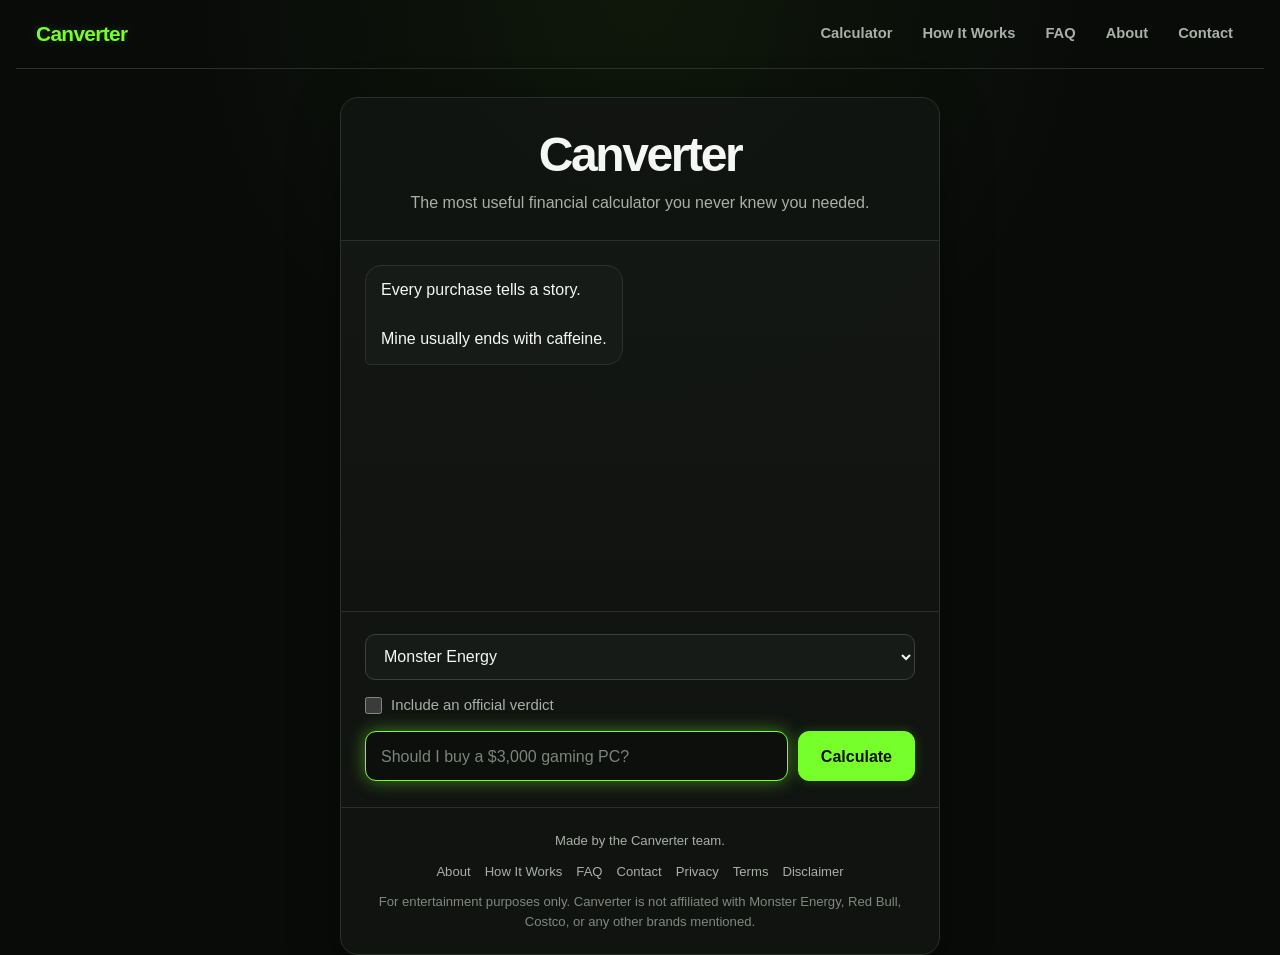
<file: index.html>
<!DOCTYPE html>
<html lang="en">
<head>
    <meta charset="UTF-8">
    <meta name="viewport" content="width=device-width, initial-scale=1.0">
    <meta name="description" content="Canverter converts everyday purchases into Monster Energy drinks, Red Bulls, and Costco hot dogs.">
    <title>Canverter</title>
    <link rel="icon" href="favicon.svg" type="image/svg+xml">
    <link rel="stylesheet" href="style.css">
    <script async src="https://pagead2.googlesyndication.com/pagead/js/adsbygoogle.js?client=ca-pub-4155677983220082"
     crossorigin="anonymous"></script>
</head>
<body>
    <nav class="site-nav" aria-label="Main navigation">
    <a class="site-logo" href="index.html">Canverter</a>
    <div class="nav-links">
        <a href="index.html">Calculator</a>
        <a href="how-it-works.html">How It Works</a>
        <a href="faq.html">FAQ</a>
        <a href="about.html">About</a>
        <a href="contact.html">Contact</a>
    </div>
</nav>
    <div class="page-layout">
        <aside class="ad-column ad-column-left" aria-label="Advertisement">
<!-- Canverter left sidebar -->
<ins class="adsbygoogle"
     style="display:block"
     data-ad-client="ca-pub-4155677983220082"
     data-ad-slot="3385927801"
     data-ad-format="auto"
     data-full-width-responsive="true"></ins>
<script>
     (adsbygoogle = window.adsbygoogle || []).push({});
</script>
        </aside>
        <main class="app">
            <header class="app-header">
                <h1>Canverter</h1>
                <p class="subtitle">The most useful financial calculator you never knew you needed.</p>
            </header>
           <section class="chatbox" id="chatbox" aria-live="polite" aria-label="Canverter conversation">
    <div id="welcome-message" class="message bot-message welcome-message">
        Welcome to Canverter. Enter a price to see what it is really worth.
    </div>
</section>
            <section class="controls" aria-label="Conversion controls">
                <label class="sr-only" for="currency">Choose a conversion currency</label>
                <select id="currency" aria-label="Choose conversion type">
                    <option value="monster">Monster Energy</option>
                    <option value="redbull">Red Bull</option>
                    <option value="hotdog">Costco Hot Dogs</option>
                </select>
                <div class="verdict-option">
                    <label for="include-verdict">
                        <input type="checkbox" id="include-verdict">
                        <span>Include an official verdict</span>
                    </label>
                </div>
                <div class="input-row">
                    <label class="sr-only" for="price">Ask about a purchase</label>
                    <input type="text" id="price" placeholder="" autocomplete="off">
                    <button id="calculate" type="button">Calculate</button>
                </div>
            </section>
            <footer class="site-footer">
    <p>Made by the Canverter team.</p>
    <nav class="footer-links" aria-label="Footer navigation">
        <a href="about.html">About</a>
        <a href="how-it-works.html">How It Works</a>
        <a href="faq.html">FAQ</a>
        <a href="contact.html">Contact</a>
        <a href="privacy.html">Privacy</a>
        <a href="terms.html">Terms</a>
        <a href="disclaimer.html">Disclaimer</a>
    </nav>
    <p class="footer-disclaimer">
        For entertainment purposes only. Canverter is not affiliated with
        Monster Energy, Red Bull, Costco, or any other brands mentioned.
    </p>
</footer>
        </main>
        <aside class="ad-column ad-column-right" aria-label="Advertisement">
            <script async src="https://pagead2.googlesyndication.com/pagead/js/adsbygoogle.js?client=ca-pub-4155677983220082"
     crossorigin="anonymous"></script>
<!-- Canverter right sidebar -->
<ins class="adsbygoogle"
     style="display:block"
     data-ad-client="ca-pub-4155677983220082"
     data-ad-slot="6962210738"
     data-ad-format="auto"
     data-full-width-responsive="true"></ins>
<script>
     (adsbygoogle = window.adsbygoogle || []).push({});
</script>
        </aside>
    </div>
    <script src="rescript.js"></script>
</body>
</html>
</file>
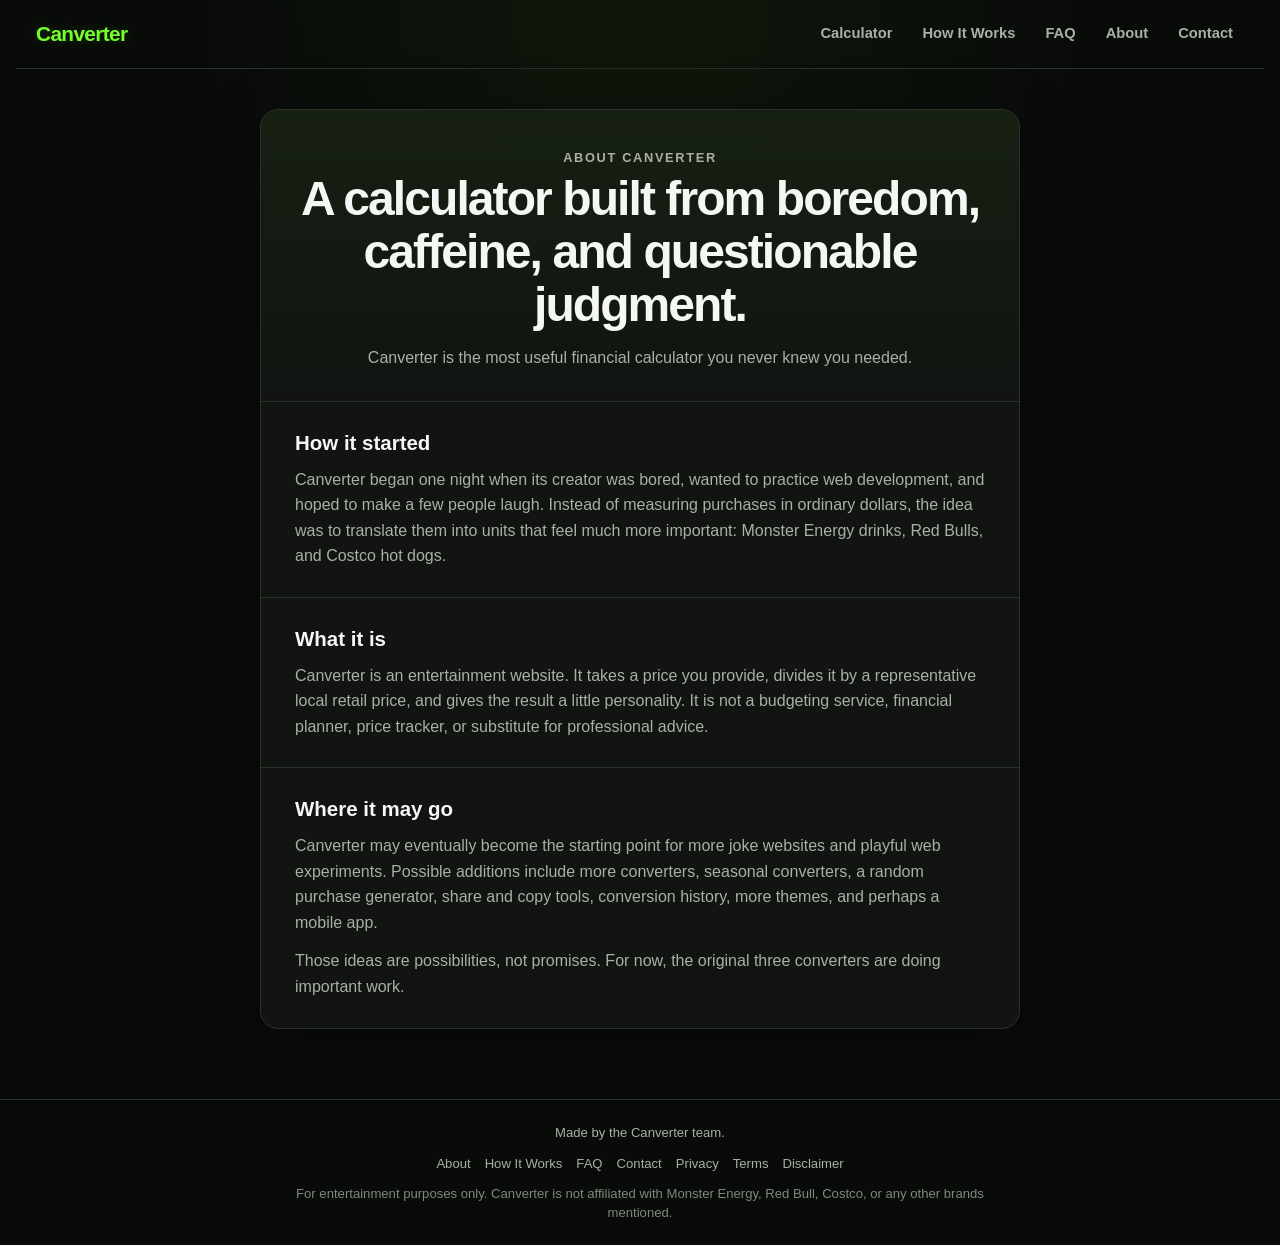
<file: about.html>
<!DOCTYPE html>
<html lang="en">
<head>
    <meta charset="UTF-8">
    <meta name="viewport" content="width=device-width, initial-scale=1.0">
    <meta name="description" content="Learn why Canverter was created and where it may go next.">
    <title>About | Canverter</title>
    <link rel="icon" href="favicon.svg" type="image/svg+xml">
    <link rel="stylesheet" href="style.css">
    <script async src="https://pagead2.googlesyndication.com/pagead/js/adsbygoogle.js?client=ca-pub-4155677983220082"
     crossorigin="anonymous"></script>
</head>
<body>
    <nav class="site-nav" aria-label="Main navigation">
    <a class="site-logo" href="index.html">Canverter</a>
    <div class="nav-links">
        <a href="index.html">Calculator</a>
        <a href="how-it-works.html">How It Works</a>
        <a href="faq.html">FAQ</a>
        <a href="about.html">About</a>
        <a href="contact.html">Contact</a>
    </div>
</nav>
    <main class="content-page">
        <article class="legal-content">
<header class="page-header"><p class="eyebrow">About Canverter</p><h1>A calculator built from boredom, caffeine, and questionable judgment.</h1><p>Canverter is the most useful financial calculator you never knew you needed.</p></header>
<section><h2>How it started</h2><p>Canverter began one night when its creator was bored, wanted to practice web development, and hoped to make a few people laugh. Instead of measuring purchases in ordinary dollars, the idea was to translate them into units that feel much more important: Monster Energy drinks, Red Bulls, and Costco hot dogs.</p></section>
<section><h2>What it is</h2><p>Canverter is an entertainment website. It takes a price you provide, divides it by a representative local retail price, and gives the result a little personality. It is not a budgeting service, financial planner, price tracker, or substitute for professional advice.</p></section>
<section><h2>Where it may go</h2><p>Canverter may eventually become the starting point for more joke websites and playful web experiments. Possible additions include more converters, seasonal converters, a random purchase generator, share and copy tools, conversion history, more themes, and perhaps a mobile app.</p><p>Those ideas are possibilities, not promises. For now, the original three converters are doing important work.</p></section>
</article>
    </main>
    <footer class="site-footer">
    <p>Made by the Canverter team.</p>
    <nav class="footer-links" aria-label="Footer navigation">
        <a href="about.html">About</a>
        <a href="how-it-works.html">How It Works</a>
        <a href="faq.html">FAQ</a>
        <a href="contact.html">Contact</a>
        <a href="privacy.html">Privacy</a>
        <a href="terms.html">Terms</a>
        <a href="disclaimer.html">Disclaimer</a>
    </nav>
    <p class="footer-disclaimer">
        For entertainment purposes only. Canverter is not affiliated with
        Monster Energy, Red Bull, Costco, or any other brands mentioned.
    </p>
</footer>
</body>
</html>
</file>
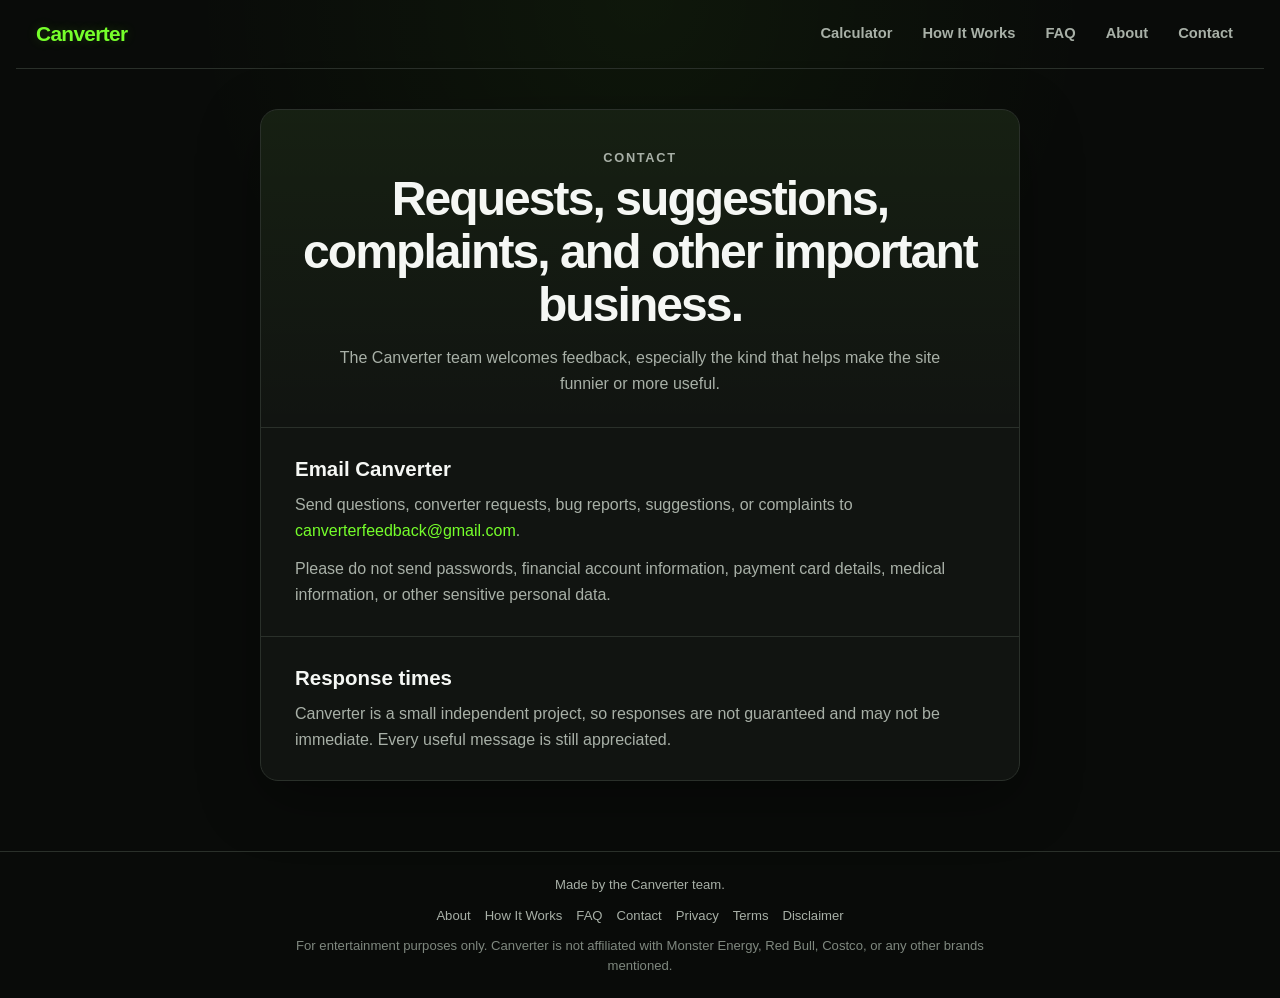
<file: contact.html>
<!DOCTYPE html>
<html lang="en">
<head>
    <meta charset="UTF-8">
    <meta name="viewport" content="width=device-width, initial-scale=1.0">
    <meta name="description" content="Contact Canverter with feedback, converter requests, suggestions, or complaints.">
    <title>Contact | Canverter</title>
    <link rel="icon" href="favicon.svg" type="image/svg+xml">
    <link rel="stylesheet" href="style.css">
    <script async src="https://pagead2.googlesyndication.com/pagead/js/adsbygoogle.js?client=ca-pub-4155677983220082"
     crossorigin="anonymous"></script>
</head>
<body>
    <nav class="site-nav" aria-label="Main navigation">
    <a class="site-logo" href="index.html">Canverter</a>
    <div class="nav-links">
        <a href="index.html">Calculator</a>
        <a href="how-it-works.html">How It Works</a>
        <a href="faq.html">FAQ</a>
        <a href="about.html">About</a>
        <a href="contact.html">Contact</a>
    </div>
</nav>
    <main class="content-page">
        <article class="legal-content">
<header class="page-header"><p class="eyebrow">Contact</p><h1>Requests, suggestions, complaints, and other important business.</h1><p>The Canverter team welcomes feedback, especially the kind that helps make the site funnier or more useful.</p></header>
<section><h2>Email Canverter</h2><p>Send questions, converter requests, bug reports, suggestions, or complaints to <a href="mailto:canverterfeedback@gmail.com">canverterfeedback@gmail.com</a>.</p><p>Please do not send passwords, financial account information, payment card details, medical information, or other sensitive personal data.</p></section>
<section><h2>Response times</h2><p>Canverter is a small independent project, so responses are not guaranteed and may not be immediate. Every useful message is still appreciated.</p></section>
</article>
    </main>
    <footer class="site-footer">
    <p>Made by the Canverter team.</p>
    <nav class="footer-links" aria-label="Footer navigation">
        <a href="about.html">About</a>
        <a href="how-it-works.html">How It Works</a>
        <a href="faq.html">FAQ</a>
        <a href="contact.html">Contact</a>
        <a href="privacy.html">Privacy</a>
        <a href="terms.html">Terms</a>
        <a href="disclaimer.html">Disclaimer</a>
    </nav>
    <p class="footer-disclaimer">
        For entertainment purposes only. Canverter is not affiliated with
        Monster Energy, Red Bull, Costco, or any other brands mentioned.
    </p>
</footer>
</body>
</html>
</file>
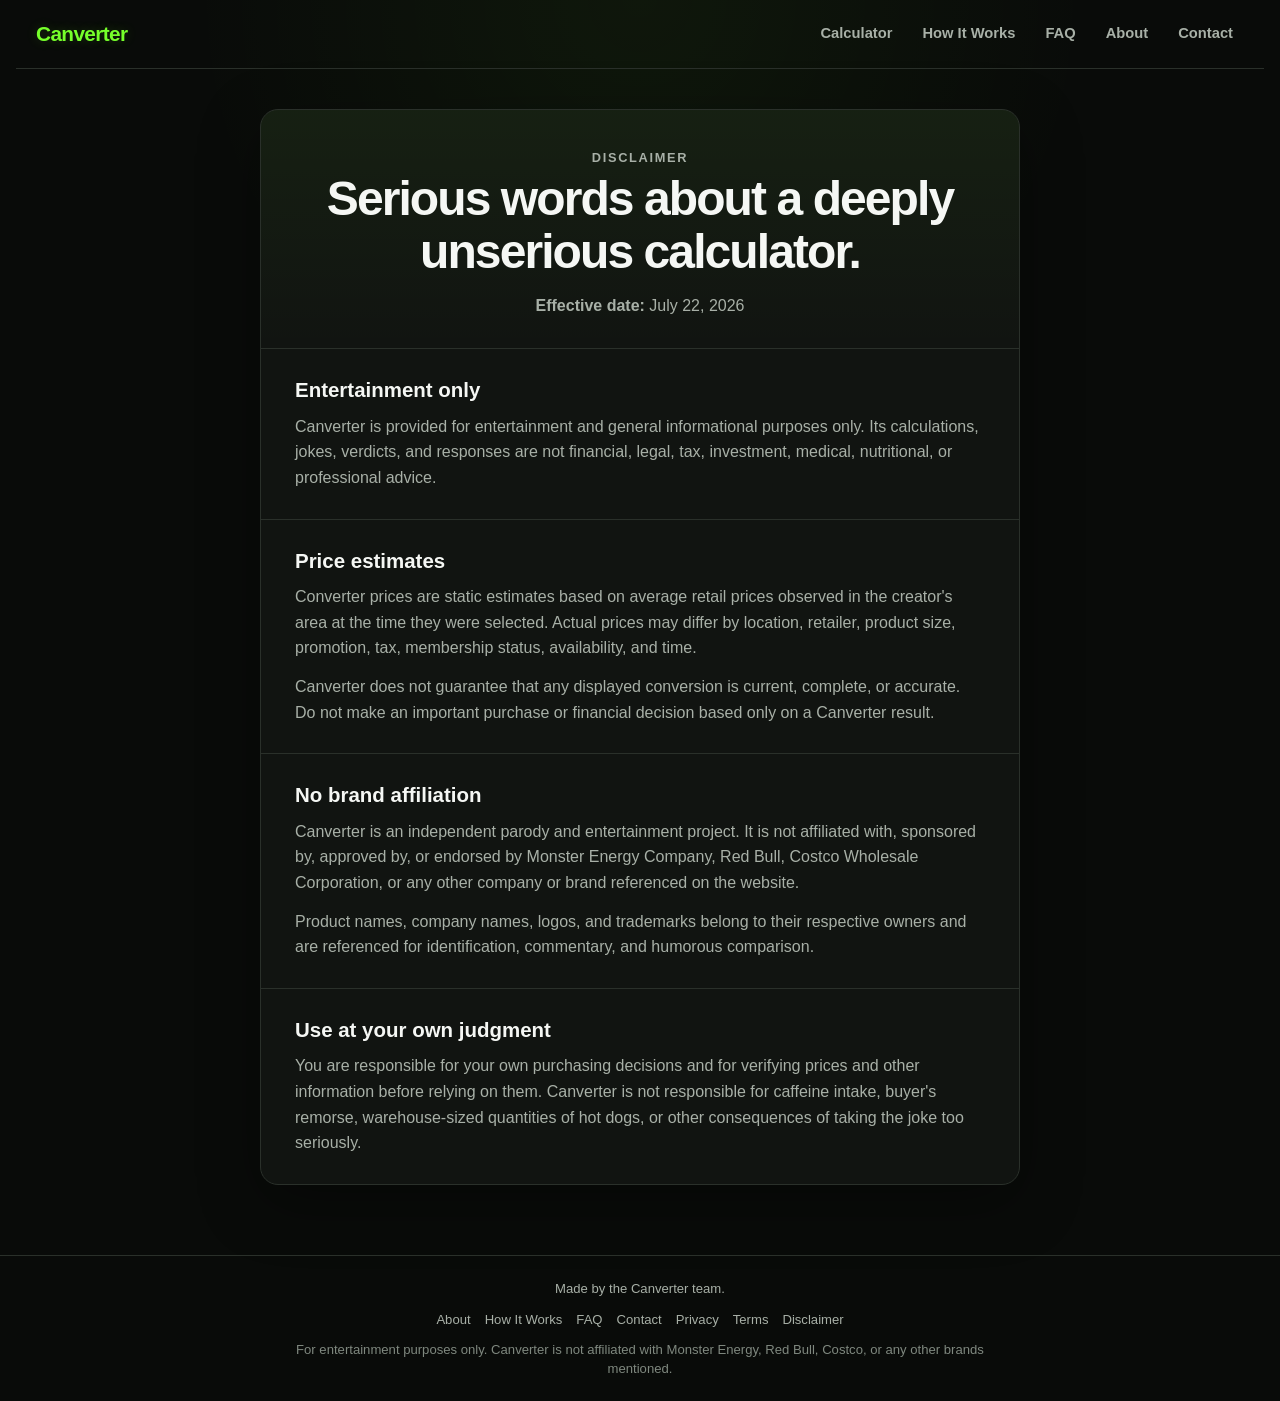
<file: disclaimer.html>
<!DOCTYPE html>
<html lang="en">
<head>
    <meta charset="UTF-8">
    <meta name="viewport" content="width=device-width, initial-scale=1.0">
    <meta name="description" content="Read Canverter&#x27;s entertainment, price accuracy, and brand affiliation disclaimer.">
    <title>Disclaimer | Canverter</title>
    <link rel="icon" href="favicon.svg" type="image/svg+xml">
    <link rel="stylesheet" href="style.css">
    <script async src="https://pagead2.googlesyndication.com/pagead/js/adsbygoogle.js?client=ca-pub-4155677983220082"
     crossorigin="anonymous"></script>
</head>
<body>
    <nav class="site-nav" aria-label="Main navigation">
    <a class="site-logo" href="index.html">Canverter</a>
    <div class="nav-links">
        <a href="index.html">Calculator</a>
        <a href="how-it-works.html">How It Works</a>
        <a href="faq.html">FAQ</a>
        <a href="about.html">About</a>
        <a href="contact.html">Contact</a>
    </div>
</nav>
    <main class="content-page">
        <article class="legal-content">
<header class="page-header"><p class="eyebrow">Disclaimer</p><h1>Serious words about a deeply unserious calculator.</h1><p><strong>Effective date:</strong> July 22, 2026</p></header>
<section><h2>Entertainment only</h2><p>Canverter is provided for entertainment and general informational purposes only. Its calculations, jokes, verdicts, and responses are not financial, legal, tax, investment, medical, nutritional, or professional advice.</p></section>
<section><h2>Price estimates</h2><p>Converter prices are static estimates based on average retail prices observed in the creator's area at the time they were selected. Actual prices may differ by location, retailer, product size, promotion, tax, membership status, availability, and time.</p><p>Canverter does not guarantee that any displayed conversion is current, complete, or accurate. Do not make an important purchase or financial decision based only on a Canverter result.</p></section>
<section><h2>No brand affiliation</h2><p>Canverter is an independent parody and entertainment project. It is not affiliated with, sponsored by, approved by, or endorsed by Monster Energy Company, Red Bull, Costco Wholesale Corporation, or any other company or brand referenced on the website.</p><p>Product names, company names, logos, and trademarks belong to their respective owners and are referenced for identification, commentary, and humorous comparison.</p></section>
<section><h2>Use at your own judgment</h2><p>You are responsible for your own purchasing decisions and for verifying prices and other information before relying on them. Canverter is not responsible for caffeine intake, buyer's remorse, warehouse-sized quantities of hot dogs, or other consequences of taking the joke too seriously.</p></section>
</article>
    </main>
    <footer class="site-footer">
    <p>Made by the Canverter team.</p>
    <nav class="footer-links" aria-label="Footer navigation">
        <a href="about.html">About</a>
        <a href="how-it-works.html">How It Works</a>
        <a href="faq.html">FAQ</a>
        <a href="contact.html">Contact</a>
        <a href="privacy.html">Privacy</a>
        <a href="terms.html">Terms</a>
        <a href="disclaimer.html">Disclaimer</a>
    </nav>
    <p class="footer-disclaimer">
        For entertainment purposes only. Canverter is not affiliated with
        Monster Energy, Red Bull, Costco, or any other brands mentioned.
    </p>
</footer>
</body>
</html>
</file>
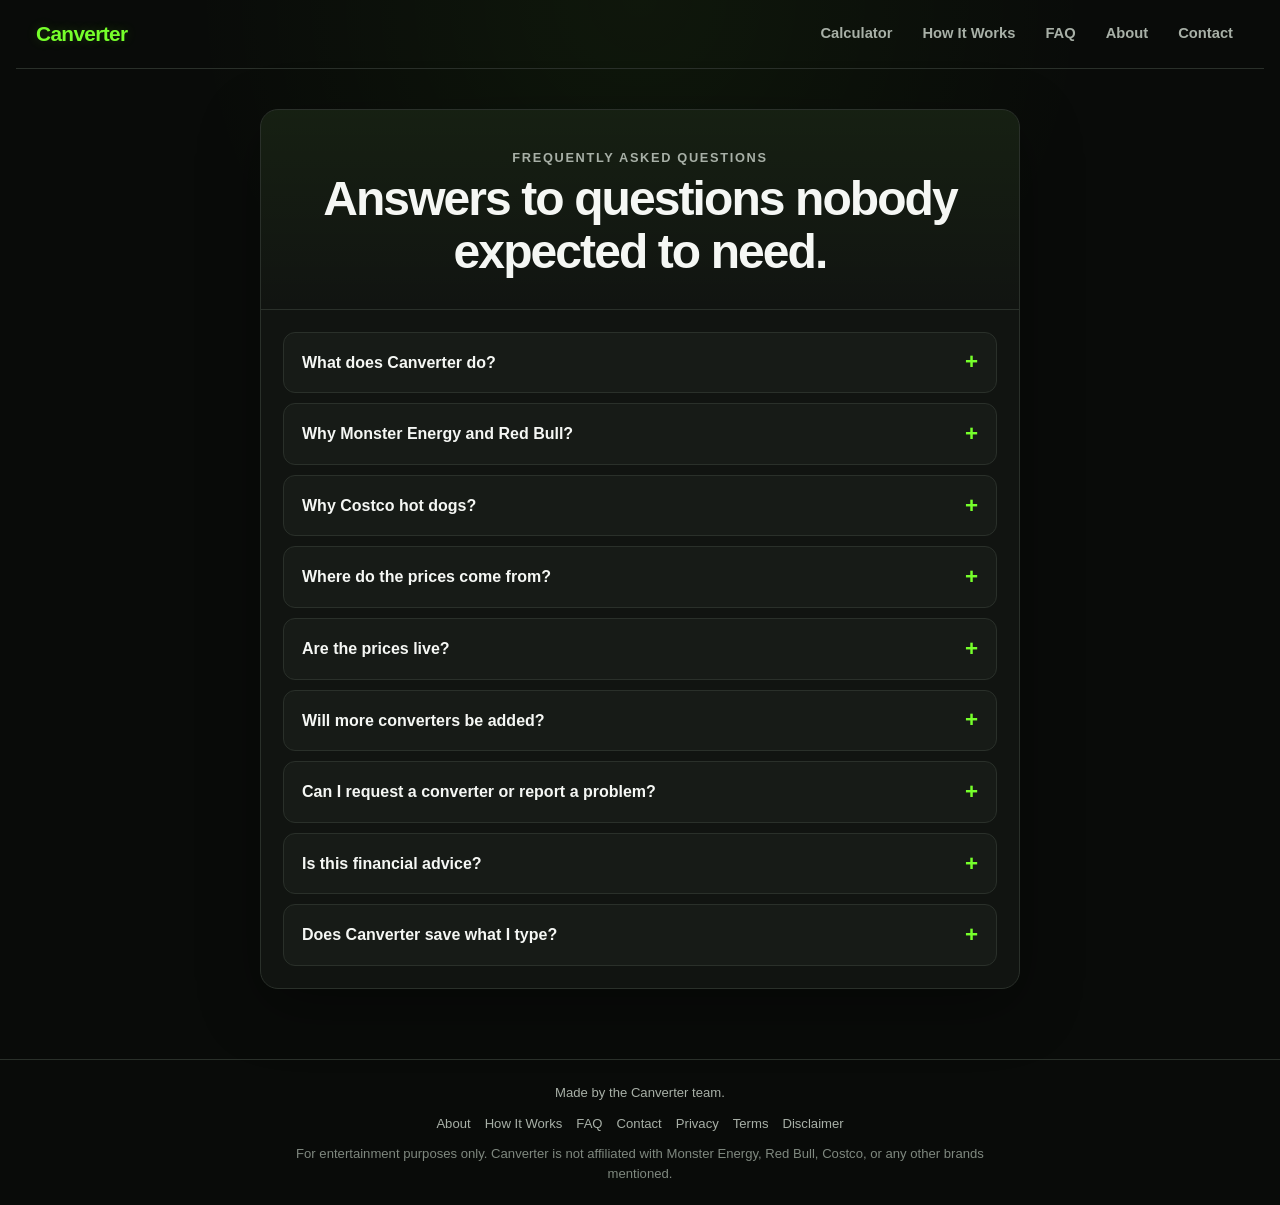
<file: faq.html>
<!DOCTYPE html>
<html lang="en">
<head>
    <meta charset="UTF-8">
    <meta name="viewport" content="width=device-width, initial-scale=1.0">
    <meta name="description" content="Frequently asked questions about Canverter, its prices, converters, and future plans.">
    <title>FAQ | Canverter</title>
    <link rel="icon" href="favicon.svg" type="image/svg+xml">
    <link rel="stylesheet" href="style.css"><script async src="https://pagead2.googlesyndication.com/pagead/js/adsbygoogle.js?client=ca-pub-4155677983220082"
     crossorigin="anonymous"></script>
</head>
<body>
    <nav class="site-nav" aria-label="Main navigation">
    <a class="site-logo" href="index.html">Canverter</a>
    <div class="nav-links">
        <a href="index.html">Calculator</a>
        <a href="how-it-works.html">How It Works</a>
        <a href="faq.html">FAQ</a>
        <a href="about.html">About</a>
        <a href="contact.html">Contact</a>
    </div>
</nav>
    <main class="content-page">
        <article class="legal-content">
<header class="page-header"><p class="eyebrow">Frequently Asked Questions</p><h1>Answers to questions nobody expected to need.</h1></header>
<section class="faq-list">
<details><summary>What does Canverter do?</summary><p>Canverter converts a purchase price into an estimated number of Monster Energy drinks, Red Bulls, or Costco hot dogs. It then provides a completely unofficial verdict.</p></details>
<details><summary>Why Monster Energy and Red Bull?</summary><p>Monster and Red Bull are the two brands that most immediately come to mind when the Canverter team thinks about energy drinks. Picking only one would have been irresponsible.</p></details>
<details><summary>Why Costco hot dogs?</summary><p>Costco hot dogs are a cult classic and the pinnacle of reliable pricing. Few units of measurement have shown that level of commitment.</p></details>
<details><summary>Where do the prices come from?</summary><p>Monster and Red Bull estimates are based on average retail prices observed in the creator's area. The Costco hot dog converter uses its familiar listed combo price. Actual prices can vary.</p></details>
<details><summary>Are the prices live?</summary><p>Not currently. Prices are static. If user feedback strongly favors live pricing, that may change later.</p></details>
<details><summary>Will more converters be added?</summary><p>Possibly. Seasonal or special converters may appear in the future, but Canverter is currently content with its original three.</p></details>
<details><summary>Can I request a converter or report a problem?</summary><p>Yes. Send requests, suggestions, bug reports, or complaints to <a href="mailto:canverterfeedback@gmail.com">canverterfeedback@gmail.com</a>.</p></details>
<details><summary>Is this financial advice?</summary><p>Absolutely not. Canverter is entertainment. Consult a qualified professional for real financial advice and consult your own judgment before buying 714 energy drinks.</p></details>
<details><summary>Does Canverter save what I type?</summary><p>Calculator entries are currently processed in your browser and are not intentionally stored by Canverter. Hosting, analytics, or advertising providers may still receive ordinary technical and usage information as explained in the Privacy Policy.</p></details>
</section>
</article>
    </main>
    <footer class="site-footer">
    <p>Made by the Canverter team.</p>
    <nav class="footer-links" aria-label="Footer navigation">
        <a href="about.html">About</a>
        <a href="how-it-works.html">How It Works</a>
        <a href="faq.html">FAQ</a>
        <a href="contact.html">Contact</a>
        <a href="privacy.html">Privacy</a>
        <a href="terms.html">Terms</a>
        <a href="disclaimer.html">Disclaimer</a>
    </nav>
    <p class="footer-disclaimer">
        For entertainment purposes only. Canverter is not affiliated with
        Monster Energy, Red Bull, Costco, or any other brands mentioned.
    </p>
</footer>
</body>
</html>
</file>
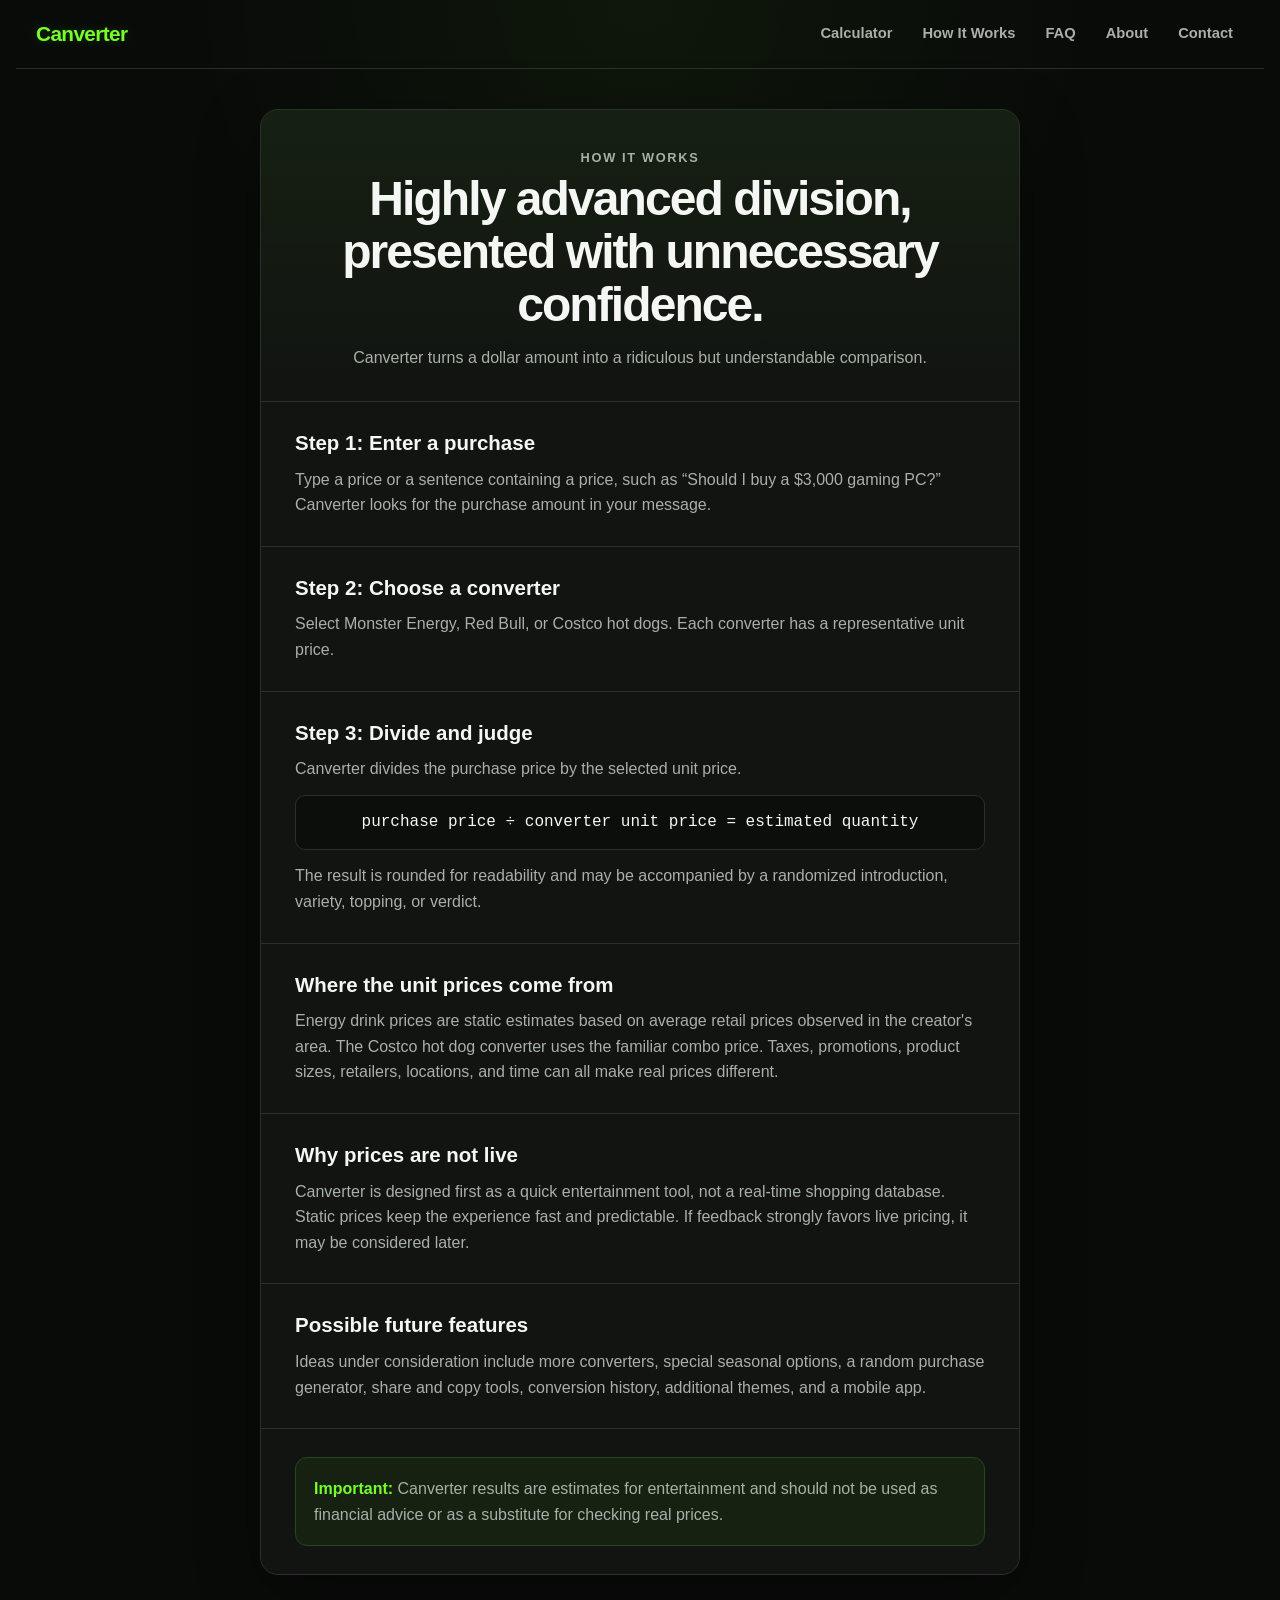
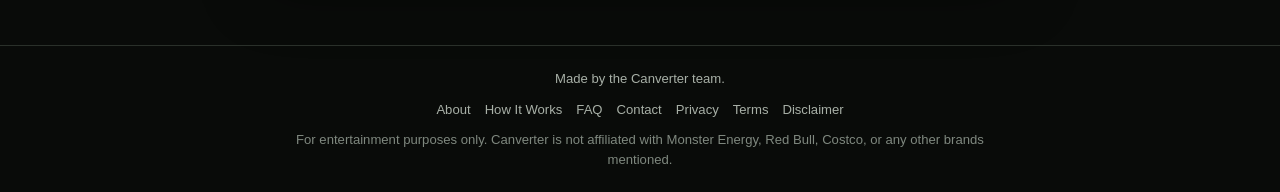
<file: how-it-works.html>
<!DOCTYPE html>
<html lang="en">
<head>
    <meta charset="UTF-8">
    <meta name="viewport" content="width=device-width, initial-scale=1.0">
    <meta name="description" content="Learn how Canverter calculates conversions and where its unit prices come from.">
    <title>How It Works | Canverter</title>
    <link rel="icon" href="favicon.svg" type="image/svg+xml">
    <link rel="stylesheet" href="style.css">
    <script async src="https://pagead2.googlesyndication.com/pagead/js/adsbygoogle.js?client=ca-pub-4155677983220082"
     crossorigin="anonymous"></script>
</head>
<body>
    <nav class="site-nav" aria-label="Main navigation">
    <a class="site-logo" href="index.html">Canverter</a>
    <div class="nav-links">
        <a href="index.html">Calculator</a>
        <a href="how-it-works.html">How It Works</a>
        <a href="faq.html">FAQ</a>
        <a href="about.html">About</a>
        <a href="contact.html">Contact</a>
    </div>
</nav>
    <main class="content-page">
        <article class="legal-content">
<header class="page-header"><p class="eyebrow">How It Works</p><h1>Highly advanced division, presented with unnecessary confidence.</h1><p>Canverter turns a dollar amount into a ridiculous but understandable comparison.</p></header>
<section><h2>Step 1: Enter a purchase</h2><p>Type a price or a sentence containing a price, such as “Should I buy a $3,000 gaming PC?” Canverter looks for the purchase amount in your message.</p></section>
<section><h2>Step 2: Choose a converter</h2><p>Select Monster Energy, Red Bull, or Costco hot dogs. Each converter has a representative unit price.</p></section>
<section><h2>Step 3: Divide and judge</h2><p>Canverter divides the purchase price by the selected unit price.</p><p class="formula">purchase price ÷ converter unit price = estimated quantity</p><p>The result is rounded for readability and may be accompanied by a randomized introduction, variety, topping, or verdict.</p></section>
<section><h2>Where the unit prices come from</h2><p>Energy drink prices are static estimates based on average retail prices observed in the creator's area. The Costco hot dog converter uses the familiar combo price. Taxes, promotions, product sizes, retailers, locations, and time can all make real prices different.</p></section>
<section><h2>Why prices are not live</h2><p>Canverter is designed first as a quick entertainment tool, not a real-time shopping database. Static prices keep the experience fast and predictable. If feedback strongly favors live pricing, it may be considered later.</p></section>
<section><h2>Possible future features</h2><p>Ideas under consideration include more converters, special seasonal options, a random purchase generator, share and copy tools, conversion history, additional themes, and a mobile app.</p></section>
<aside class="content-note"><strong>Important:</strong> Canverter results are estimates for entertainment and should not be used as financial advice or as a substitute for checking real prices.</aside>
</article>
    </main>
    <footer class="site-footer">
    <p>Made by the Canverter team.</p>
    <nav class="footer-links" aria-label="Footer navigation">
        <a href="about.html">About</a>
        <a href="how-it-works.html">How It Works</a>
        <a href="faq.html">FAQ</a>
        <a href="contact.html">Contact</a>
        <a href="privacy.html">Privacy</a>
        <a href="terms.html">Terms</a>
        <a href="disclaimer.html">Disclaimer</a>
    </nav>
    <p class="footer-disclaimer">
        For entertainment purposes only. Canverter is not affiliated with
        Monster Energy, Red Bull, Costco, or any other brands mentioned.
    </p>
</footer>
</body>
</html>
</file>
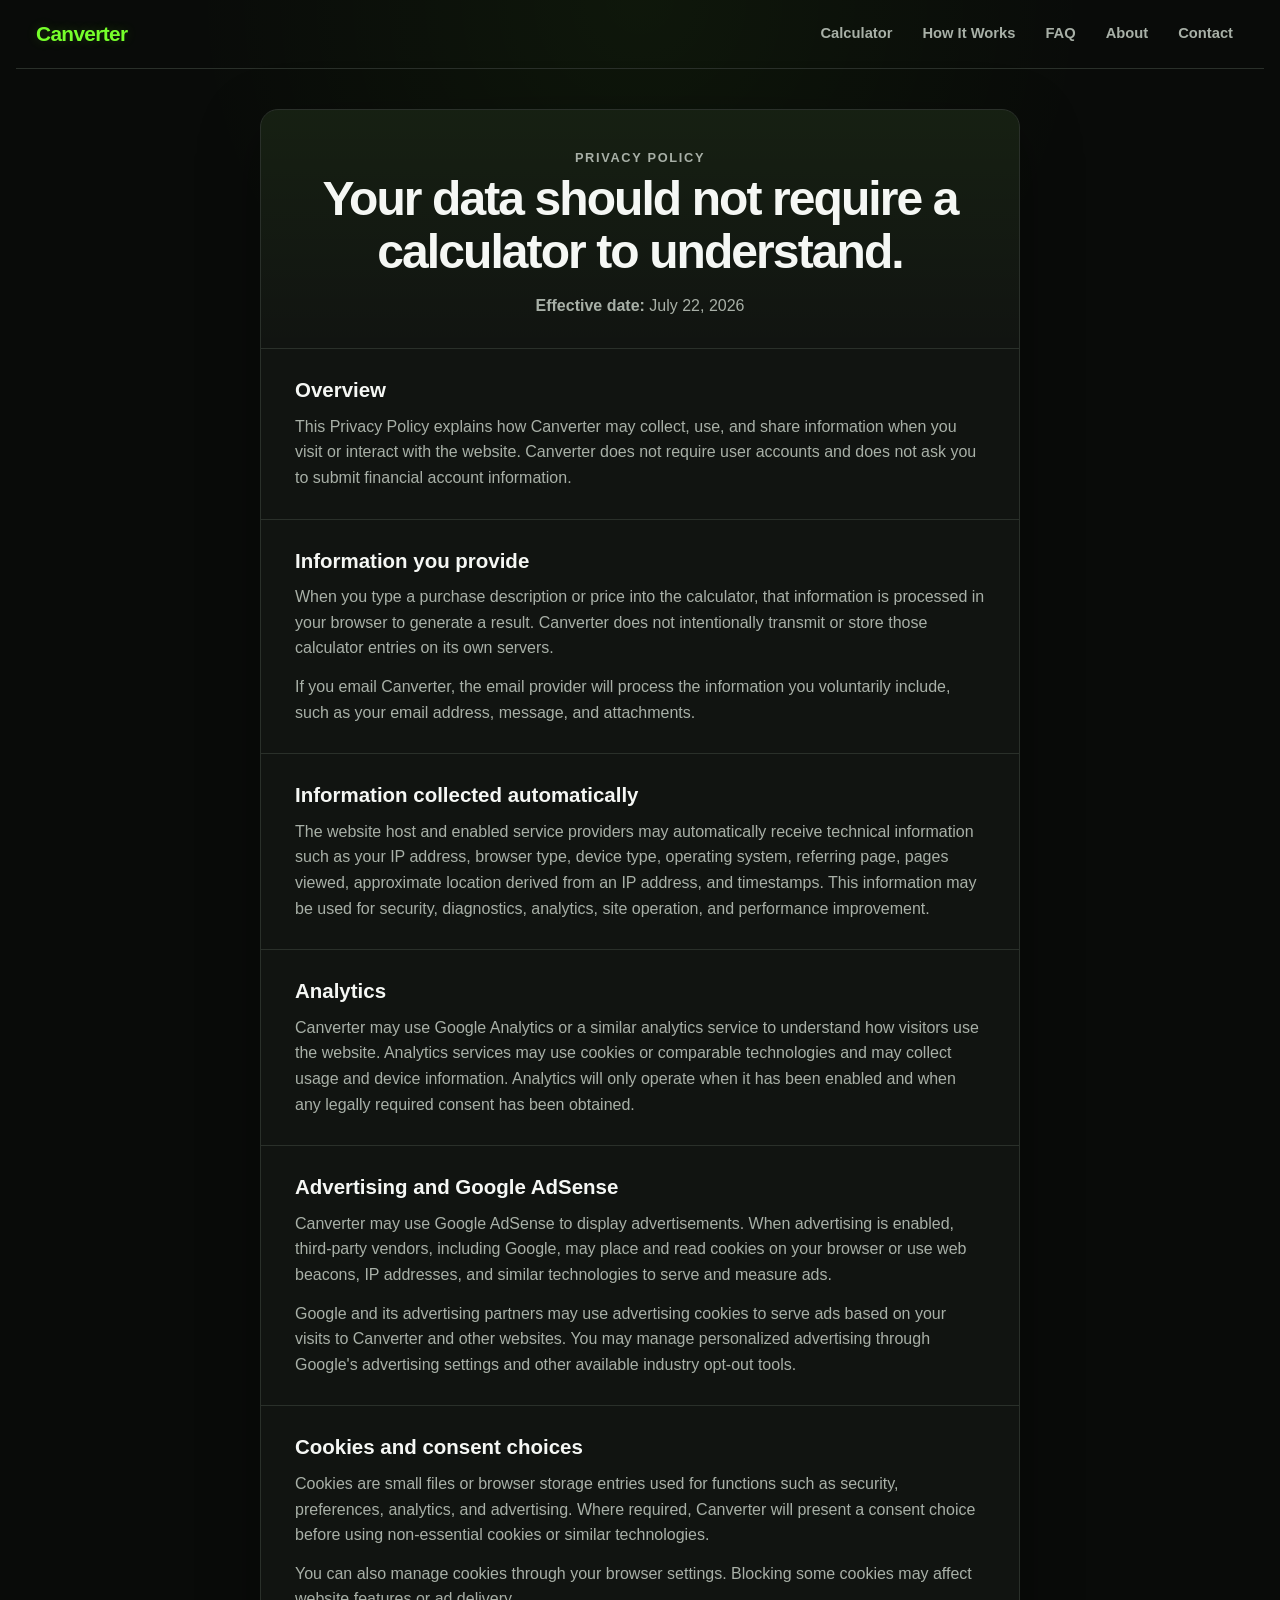
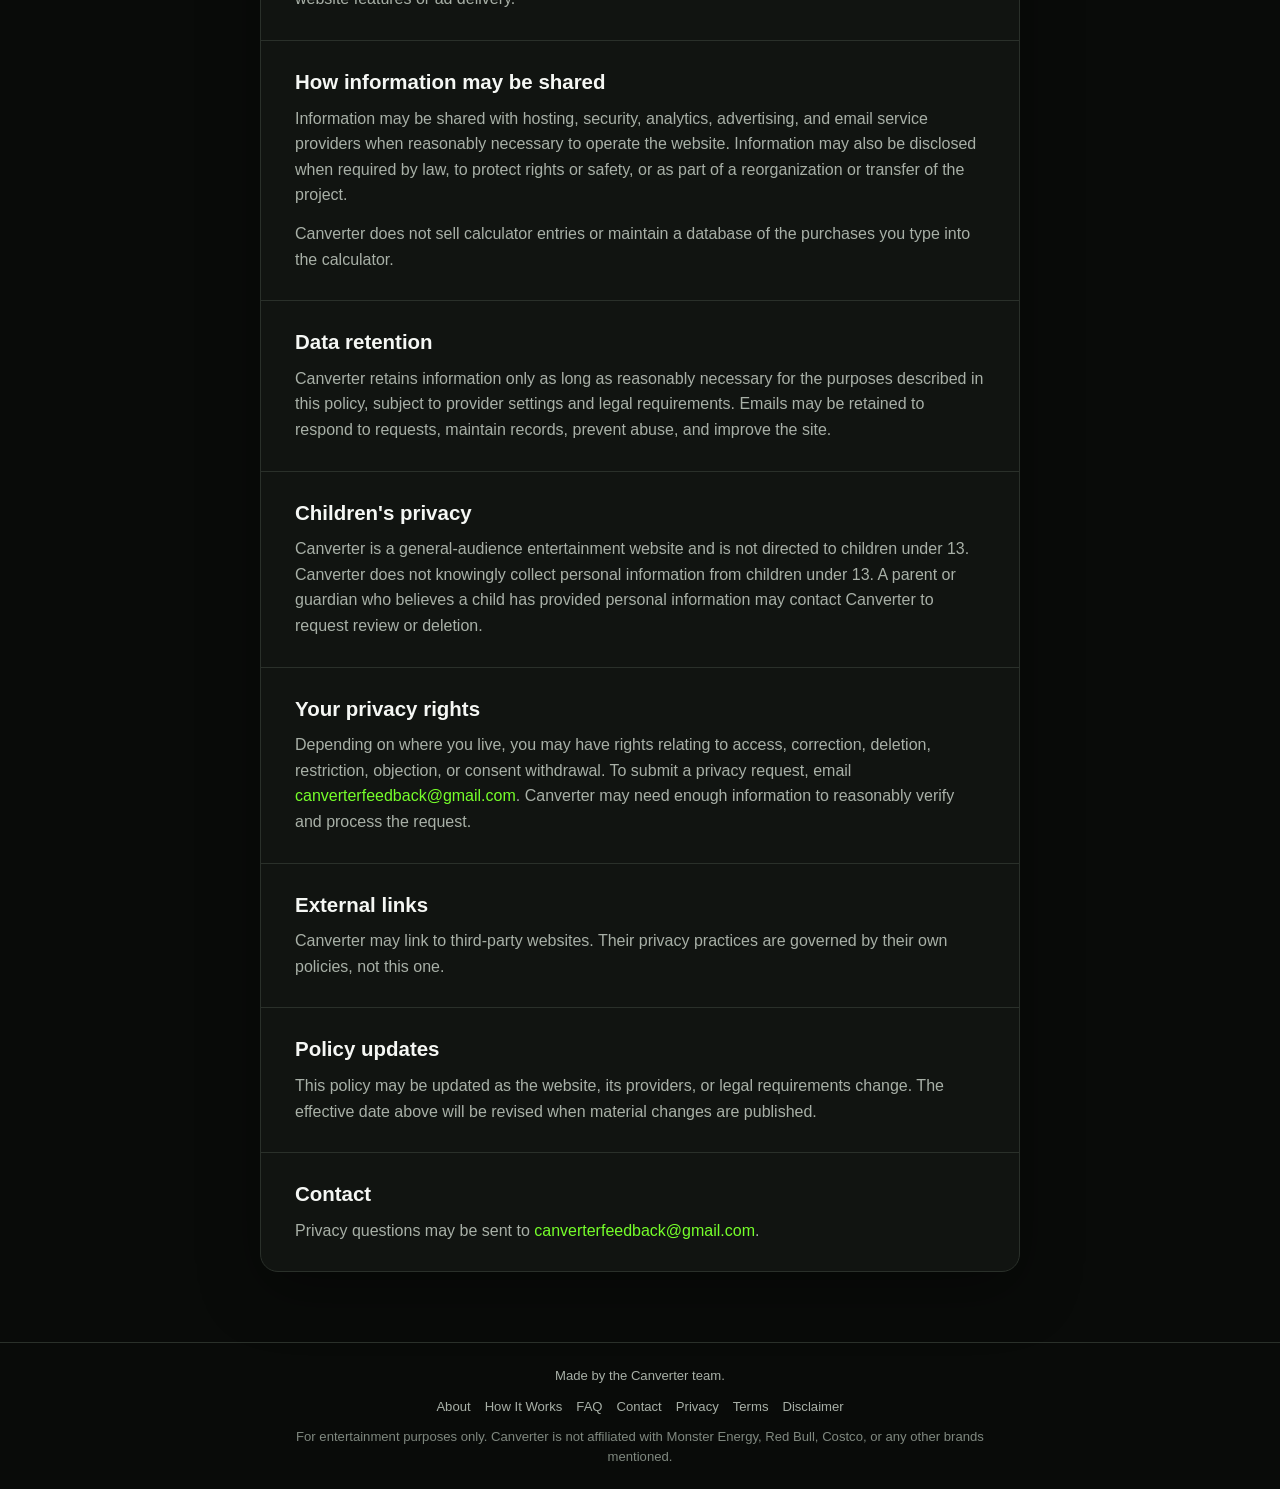
<file: privacy.html>
<!DOCTYPE html>
<html lang="en">
<head>
    <meta charset="UTF-8">
    <meta name="viewport" content="width=device-width, initial-scale=1.0">
    <meta name="description" content="Read Canverter&#x27;s privacy policy, including information about cookies, analytics, and advertising.">
    <title>Privacy Policy | Canverter</title>
    <link rel="icon" href="favicon.svg" type="image/svg+xml">
    <link rel="stylesheet" href="style.css">
    <script async src="https://pagead2.googlesyndication.com/pagead/js/adsbygoogle.js?client=ca-pub-4155677983220082"
     crossorigin="anonymous"></script>
</head>
<body>
    <nav class="site-nav" aria-label="Main navigation">
    <a class="site-logo" href="index.html">Canverter</a>
    <div class="nav-links">
        <a href="index.html">Calculator</a>
        <a href="how-it-works.html">How It Works</a>
        <a href="faq.html">FAQ</a>
        <a href="about.html">About</a>
        <a href="contact.html">Contact</a>
    </div>
</nav>
    <main class="content-page">
        <article class="legal-content">
<header class="page-header"><p class="eyebrow">Privacy Policy</p><h1>Your data should not require a calculator to understand.</h1><p><strong>Effective date:</strong> July 22, 2026</p></header>
<section><h2>Overview</h2><p>This Privacy Policy explains how Canverter may collect, use, and share information when you visit or interact with the website. Canverter does not require user accounts and does not ask you to submit financial account information.</p></section>
<section><h2>Information you provide</h2><p>When you type a purchase description or price into the calculator, that information is processed in your browser to generate a result. Canverter does not intentionally transmit or store those calculator entries on its own servers.</p><p>If you email Canverter, the email provider will process the information you voluntarily include, such as your email address, message, and attachments.</p></section>
<section><h2>Information collected automatically</h2><p>The website host and enabled service providers may automatically receive technical information such as your IP address, browser type, device type, operating system, referring page, pages viewed, approximate location derived from an IP address, and timestamps. This information may be used for security, diagnostics, analytics, site operation, and performance improvement.</p></section>
<section><h2>Analytics</h2><p>Canverter may use Google Analytics or a similar analytics service to understand how visitors use the website. Analytics services may use cookies or comparable technologies and may collect usage and device information. Analytics will only operate when it has been enabled and when any legally required consent has been obtained.</p></section>
<section><h2>Advertising and Google AdSense</h2><p>Canverter may use Google AdSense to display advertisements. When advertising is enabled, third-party vendors, including Google, may place and read cookies on your browser or use web beacons, IP addresses, and similar technologies to serve and measure ads.</p><p>Google and its advertising partners may use advertising cookies to serve ads based on your visits to Canverter and other websites. You may manage personalized advertising through Google's advertising settings and other available industry opt-out tools.</p></section>
<section><h2>Cookies and consent choices</h2><p>Cookies are small files or browser storage entries used for functions such as security, preferences, analytics, and advertising. Where required, Canverter will present a consent choice before using non-essential cookies or similar technologies.</p><p>You can also manage cookies through your browser settings. Blocking some cookies may affect website features or ad delivery.</p></section>
<section><h2>How information may be shared</h2><p>Information may be shared with hosting, security, analytics, advertising, and email service providers when reasonably necessary to operate the website. Information may also be disclosed when required by law, to protect rights or safety, or as part of a reorganization or transfer of the project.</p><p>Canverter does not sell calculator entries or maintain a database of the purchases you type into the calculator.</p></section>
<section><h2>Data retention</h2><p>Canverter retains information only as long as reasonably necessary for the purposes described in this policy, subject to provider settings and legal requirements. Emails may be retained to respond to requests, maintain records, prevent abuse, and improve the site.</p></section>
<section><h2>Children's privacy</h2><p>Canverter is a general-audience entertainment website and is not directed to children under 13. Canverter does not knowingly collect personal information from children under 13. A parent or guardian who believes a child has provided personal information may contact Canverter to request review or deletion.</p></section>
<section><h2>Your privacy rights</h2><p>Depending on where you live, you may have rights relating to access, correction, deletion, restriction, objection, or consent withdrawal. To submit a privacy request, email <a href="mailto:canverterfeedback@gmail.com">canverterfeedback@gmail.com</a>. Canverter may need enough information to reasonably verify and process the request.</p></section>
<section><h2>External links</h2><p>Canverter may link to third-party websites. Their privacy practices are governed by their own policies, not this one.</p></section>
<section><h2>Policy updates</h2><p>This policy may be updated as the website, its providers, or legal requirements change. The effective date above will be revised when material changes are published.</p></section>
<section><h2>Contact</h2><p>Privacy questions may be sent to <a href="mailto:canverterfeedback@gmail.com">canverterfeedback@gmail.com</a>.</p></section>
</article>
    </main>
    <footer class="site-footer">
    <p>Made by the Canverter team.</p>
    <nav class="footer-links" aria-label="Footer navigation">
        <a href="about.html">About</a>
        <a href="how-it-works.html">How It Works</a>
        <a href="faq.html">FAQ</a>
        <a href="contact.html">Contact</a>
        <a href="privacy.html">Privacy</a>
        <a href="terms.html">Terms</a>
        <a href="disclaimer.html">Disclaimer</a>
    </nav>
    <p class="footer-disclaimer">
        For entertainment purposes only. Canverter is not affiliated with
        Monster Energy, Red Bull, Costco, or any other brands mentioned.
    </p>
</footer>
</body>
</html>
</file>
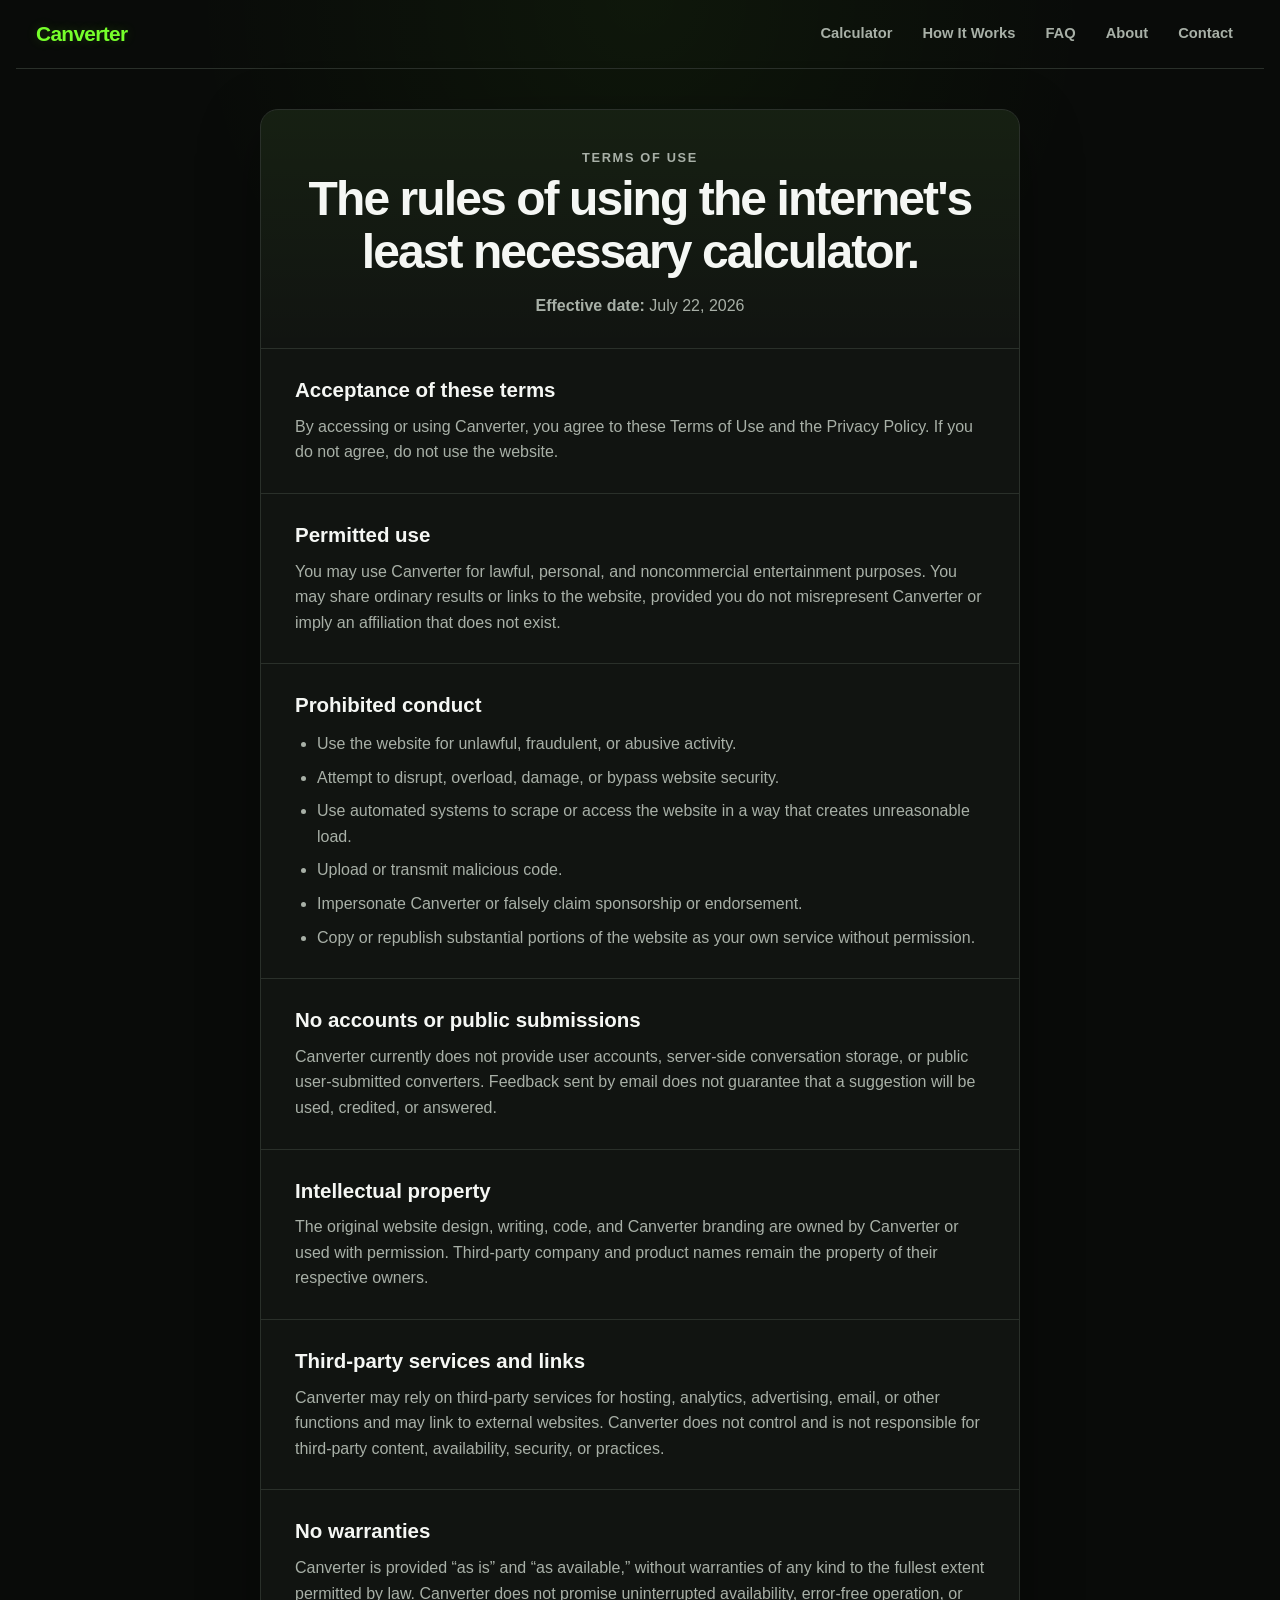
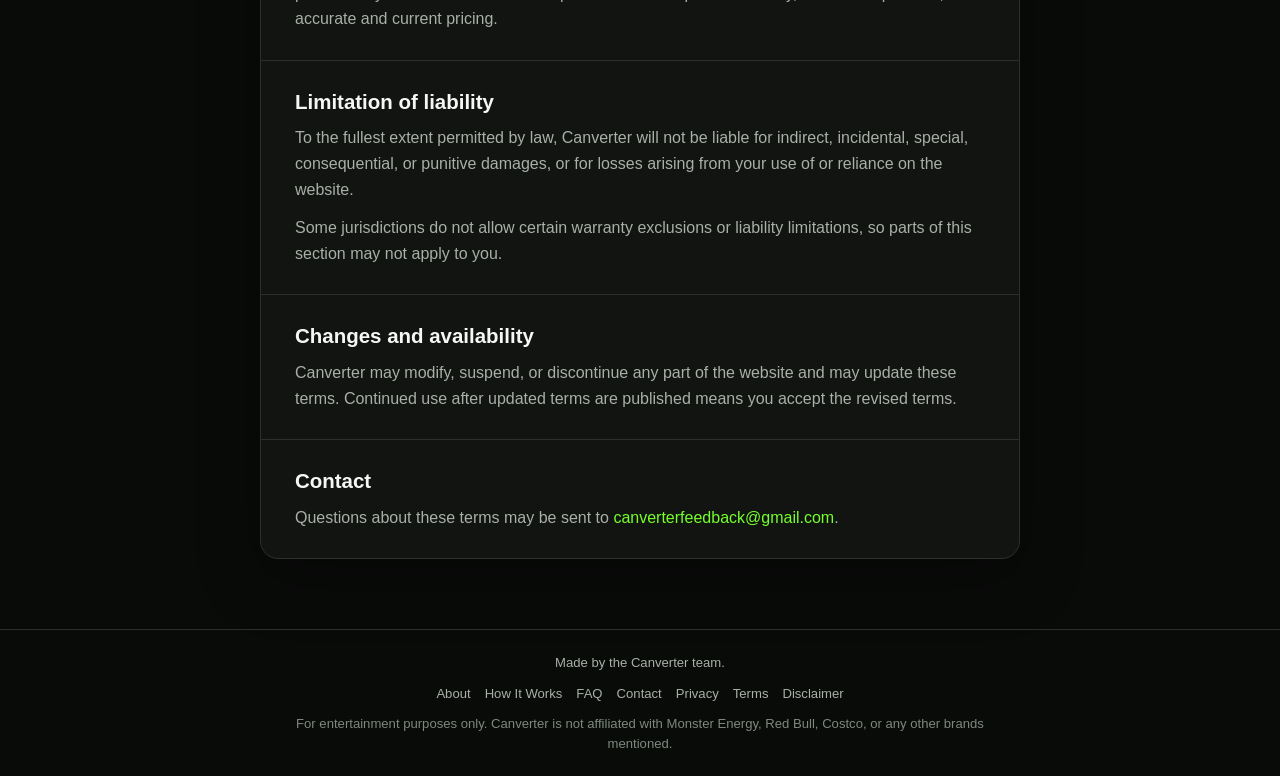
<file: terms.html>
<!DOCTYPE html>
<html lang="en">
<head>
    <meta charset="UTF-8">
    <meta name="viewport" content="width=device-width, initial-scale=1.0">
    <meta name="description" content="Read the terms governing use of the Canverter website.">
    <title>Terms of Use | Canverter</title>
    <link rel="icon" href="favicon.svg" type="image/svg+xml">
    <link rel="stylesheet" href="style.css">
    <script async src="https://pagead2.googlesyndication.com/pagead/js/adsbygoogle.js?client=ca-pub-4155677983220082"
     crossorigin="anonymous"></script>
</head>
<body>
    <nav class="site-nav" aria-label="Main navigation">
    <a class="site-logo" href="index.html">Canverter</a>
    <div class="nav-links">
        <a href="index.html">Calculator</a>
        <a href="how-it-works.html">How It Works</a>
        <a href="faq.html">FAQ</a>
        <a href="about.html">About</a>
        <a href="contact.html">Contact</a>
    </div>
</nav>
    <main class="content-page">
        <article class="legal-content">
<header class="page-header"><p class="eyebrow">Terms of Use</p><h1>The rules of using the internet's least necessary calculator.</h1><p><strong>Effective date:</strong> July 22, 2026</p></header>
<section><h2>Acceptance of these terms</h2><p>By accessing or using Canverter, you agree to these Terms of Use and the Privacy Policy. If you do not agree, do not use the website.</p></section>
<section><h2>Permitted use</h2><p>You may use Canverter for lawful, personal, and noncommercial entertainment purposes. You may share ordinary results or links to the website, provided you do not misrepresent Canverter or imply an affiliation that does not exist.</p></section>
<section><h2>Prohibited conduct</h2><ul><li>Use the website for unlawful, fraudulent, or abusive activity.</li><li>Attempt to disrupt, overload, damage, or bypass website security.</li><li>Use automated systems to scrape or access the website in a way that creates unreasonable load.</li><li>Upload or transmit malicious code.</li><li>Impersonate Canverter or falsely claim sponsorship or endorsement.</li><li>Copy or republish substantial portions of the website as your own service without permission.</li></ul></section>
<section><h2>No accounts or public submissions</h2><p>Canverter currently does not provide user accounts, server-side conversation storage, or public user-submitted converters. Feedback sent by email does not guarantee that a suggestion will be used, credited, or answered.</p></section>
<section><h2>Intellectual property</h2><p>The original website design, writing, code, and Canverter branding are owned by Canverter or used with permission. Third-party company and product names remain the property of their respective owners.</p></section>
<section><h2>Third-party services and links</h2><p>Canverter may rely on third-party services for hosting, analytics, advertising, email, or other functions and may link to external websites. Canverter does not control and is not responsible for third-party content, availability, security, or practices.</p></section>
<section><h2>No warranties</h2><p>Canverter is provided “as is” and “as available,” without warranties of any kind to the fullest extent permitted by law. Canverter does not promise uninterrupted availability, error-free operation, or accurate and current pricing.</p></section>
<section><h2>Limitation of liability</h2><p>To the fullest extent permitted by law, Canverter will not be liable for indirect, incidental, special, consequential, or punitive damages, or for losses arising from your use of or reliance on the website.</p><p>Some jurisdictions do not allow certain warranty exclusions or liability limitations, so parts of this section may not apply to you.</p></section>
<section><h2>Changes and availability</h2><p>Canverter may modify, suspend, or discontinue any part of the website and may update these terms. Continued use after updated terms are published means you accept the revised terms.</p></section>
<section><h2>Contact</h2><p>Questions about these terms may be sent to <a href="mailto:canverterfeedback@gmail.com">canverterfeedback@gmail.com</a>.</p></section>
</article>
    </main>
    <footer class="site-footer">
    <p>Made by the Canverter team.</p>
    <nav class="footer-links" aria-label="Footer navigation">
        <a href="about.html">About</a>
        <a href="how-it-works.html">How It Works</a>
        <a href="faq.html">FAQ</a>
        <a href="contact.html">Contact</a>
        <a href="privacy.html">Privacy</a>
        <a href="terms.html">Terms</a>
        <a href="disclaimer.html">Disclaimer</a>
    </nav>
    <p class="footer-disclaimer">
        For entertainment purposes only. Canverter is not affiliated with
        Monster Energy, Red Bull, Costco, or any other brands mentioned.
    </p>
</footer>
</body>
</html>
</file>
<file: style.css>
/* ==================================================
   1. RESET AND BASE STYLES
================================================== */

* {
    box-sizing: border-box;
    margin: 0;
    padding: 0;
}

:root {
    --background: #090b09;
    --surface: #111411;
    --surface-light: #171b17;
    --surface-hover: #1d221d;

    --border: #2a302a;
    --border-light: #3a423a;

    --text: #f5f7f4;
    --text-muted: #a8b0a7;

    /* Default Monster theme */
    --accent: #76ff2b;
    --accent-hover: #8dff52;
    --accent-dark: #244916;
    --accent-rgb: 118, 255, 43;

    --shadow:
        0 0 12px rgba(var(--accent-rgb), 0.2);

    --strong-shadow:
        0 0 18px rgba(var(--accent-rgb), 0.45);

    --page-width: 1500px;
    --content-width: 760px;
}

/* ==================================================
   CONVERTER THEMES
================================================== */

body.monster-theme {
    --accent: #76ff2b;
    --accent-hover: #8dff52;
    --accent-dark: #244916;
    --accent-rgb: 118, 255, 43;
}

body.redbull-theme {
    --accent: #3f7cff;
    --accent-hover: #6597ff;
    --accent-dark: #19366e;
    --accent-rgb: 63, 124, 255;
}

body.hotdog-theme {
    --accent: #e31837;
    --accent-hover: #ff3150;
    --accent-dark: #6f0d1d;
    --accent-rgb: 227, 24, 55;
}

body,
.site-logo,
.app-title,
.subtitle,
.chat-container,
.message,
.user-message,
.bot-message,
button,
input,
select,
.welcome-message,
.page-header,
.content-note,
.faq-list details {
    transition:
        color 250ms ease,
        background-color 250ms ease,
        border-color 250ms ease,
        box-shadow 250ms ease,
        text-shadow 250ms ease;
}

.site-logo,
.bot-message strong,
#calculate,
#price,
#currency,
.welcome-message,
.primary-link,
.error-code,
.eyebrow,
.content-note,
.faq-list details {
    transition:
        color 250ms ease,
        background-color 250ms ease,
        border-color 250ms ease,
        box-shadow 250ms ease,
        text-shadow 250ms ease;
}

html {
    min-height: 100%;
    background: var(--background);
    color-scheme: dark;
    scroll-behavior: smooth;
}

body {
    min-height: 100vh;

    background:
        radial-gradient(
            circle at top,
            rgba(var(--accent-rgb), 0.05),
            transparent 450px
        ),
        var(--background);

    color: var(--text);

    font-family:
        Arial,
        Helvetica,
        sans-serif;

    line-height: 1.6;

    transition:
        background-color 250ms ease,
        color 250ms ease;
}

button,
input,
select {
    font: inherit;
}

button,
select {
    cursor: pointer;
}

a {
    color: var(--accent);
    text-decoration: none;
}

a:hover {
    color: var(--accent-hover);
}

img {
    max-width: 100%;
}

::selection {
    background: var(--accent);
    color: #071000;
}


/* ==================================================
   2. ACCESSIBILITY
================================================== */

.sr-only {
    position: absolute;
    width: 1px;
    height: 1px;
    padding: 0;
    margin: -1px;
    overflow: hidden;
    clip-path: inset(50%);
    white-space: nowrap;
    border: 0;
}

a:focus-visible,
button:focus-visible,
input:focus-visible,
select:focus-visible,
summary:focus-visible {
    outline: 3px solid var(--accent);
    outline-offset: 3px;
}


/* ==================================================
   3. TOP NAVIGATION
================================================== */

.site-nav {
    width: min(100% - 32px, var(--page-width));
    min-height: 68px;
    margin: 0 auto;
    padding: 14px 20px;

    display: flex;
    align-items: center;
    justify-content: space-between;
    gap: 24px;

    border-bottom: 1px solid var(--border);
}

.site-logo {
    color: var(--accent);
    font-size: 1.3rem;
    font-weight: 800;
    letter-spacing: -0.03em;
    text-shadow: var(--shadow);
}

.site-logo:hover {
    color: var(--accent-hover);
    text-shadow: var(--strong-shadow);
}

.nav-links {
    display: flex;
    align-items: center;
    justify-content: flex-end;
    gap: 8px;
    flex-wrap: wrap;
}

.nav-links a {
    padding: 8px 11px;

    color: var(--text-muted);
    font-size: 0.92rem;
    font-weight: 600;

    border-radius: 8px;

    transition:
        color 150ms ease,
        background-color 150ms ease;
}

.nav-links a:hover {
    color: var(--text);
    background: var(--surface-light);
}


/* ==================================================
   4. MAIN DESKTOP LAYOUT
================================================== */

.page-layout {
    width: min(100% - 32px, var(--page-width));
    margin: 28px auto 0;

    display: grid;
    grid-template-columns:
        minmax(180px, 300px)
        minmax(0, 760px)
        minmax(180px, 300px);

    justify-content: center;
    align-items: start;
    gap: 24px;
}

.app {
    min-width: 0;
    overflow: hidden;

    background: rgba(17, 20, 17, 0.96);
    border: 1px solid var(--border);
    border-radius: 18px;

    box-shadow:
        0 16px 50px rgba(0, 0, 0, 0.38);
}


/* ==================================================
   5. APP HEADER
================================================== */

.app-header {
    width: 100%;
    padding: 32px 24px 24px;

    text-align: center;

    border-bottom: 1px solid var(--border);
}

.app-header h1 {
    margin: 0;

    color: var(--text);
    font-size: clamp(2rem, 5vw, 3rem);
    line-height: 1.05;
    letter-spacing: -0.05em;
    text-align: center;
}

.subtitle {
    max-width: 560px;
    margin: 10px auto 0;

    color: var(--text-muted);
    font-size: 1rem;
    text-align: center;
}


/* ==================================================
   6. ADVERTISEMENT COLUMNS
================================================== */

.ad-column {
    position: sticky;
    top: 20px;
}

.ad-placeholder {
    min-height: 600px;
    width: 100%;

    display: flex;
    flex-direction: column;
    align-items: center;
    justify-content: center;
    gap: 4px;

    color: #777f77;
    text-align: center;
    text-transform: uppercase;
    letter-spacing: 0.08em;

    background:
        linear-gradient(
            135deg,
            rgba(255, 255, 255, 0.015),
            rgba(255, 255, 255, 0)
        );

    border: 1px dashed var(--border);
    border-radius: 14px;
}

.ad-placeholder span {
    font-size: 0.78rem;
    font-weight: 700;
}

.ad-placeholder small {
    font-size: 0.67rem;
}


/* ==================================================
   7. CHATBOX
================================================== */

.chatbox {
    min-height: 370px;
    max-height: 520px;
    padding: 24px;

    display: flex;
    flex-direction: column;
    gap: 14px;

    overflow-y: auto;
    overscroll-behavior: contain;

    background:
        linear-gradient(
            180deg,
            rgba(255, 255, 255, 0.015),
            transparent
        );

    scrollbar-width: thin;
    scrollbar-color: var(--border-light) transparent;
}

.chatbox::-webkit-scrollbar {
    width: 8px;
}

.chatbox::-webkit-scrollbar-track {
    background: transparent;
}

.chatbox::-webkit-scrollbar-thumb {
    background: var(--border-light);
    border-radius: 20px;
}

.message {
    width: fit-content;
    max-width: 85%;
    padding: 12px 15px;

    overflow-wrap: anywhere;

    color: var(--text);
    line-height: 1.55;

    border: 1px solid var(--border);
    border-radius: 16px;

    animation:
        message-appear
        180ms
        ease-out;
}

.bot-message {
    align-self: flex-start;

    background: var(--surface-light);
    border-bottom-left-radius: 5px;
}

.user-message {
    align-self: flex-end;

    color: #081000;
    font-weight: 600;

    background: var(--accent);
    border-color: var(--accent);

    border-bottom-right-radius: 5px;
}

.bot-message strong {
    color: var(--accent);
}

@keyframes message-appear {
    from {
        opacity: 0;
        transform: translateY(5px);
    }

    to {
        opacity: 1;
        transform: translateY(0);
    }
}


/* ==================================================
   8. WELCOME MESSAGE ANIMATION
================================================== */

.welcome-message {
    cursor: pointer;
    transform-origin: center;

    transition:
        color 250ms ease,
        opacity 120ms ease,
        transform 120ms ease,
        border-color 250ms ease,
        box-shadow 250ms ease;
}

.welcome-message:hover {
    border-color: var(--accent);
    box-shadow: var(--shadow);
    transform: translateY(-1px);
}

.welcome-spinning {
    animation:
        welcome-spin
        700ms
        cubic-bezier(0.22, 0.8, 0.3, 1);
}

.welcome-landed {
    animation:
        welcome-land
        240ms
        ease-out;
}

@keyframes welcome-spin {
    0% {
        opacity: 0;
        transform: rotate(-540deg) scale(0.3);
    }

    70% {
        opacity: 1;
        transform: rotate(18deg) scale(1.06);
    }

    100% {
        opacity: 1;
        transform: rotate(0deg) scale(1);
    }
}

@keyframes welcome-land {
    0% {
        opacity: 0.55;
        transform: scale(0.97);
    }

    65% {
        opacity: 1;
        transform: scale(1.015);
    }

    100% {
        opacity: 1;
        transform: scale(1);
    }
}


/* ==================================================
   9. CONTROLS
================================================== */

.controls {
    padding: 22px 24px 26px;

    display: flex;
    flex-direction: column;
    gap: 14px;

    background: var(--surface);
    border-top: 1px solid var(--border);
}

#currency {
    width: 100%;
    min-height: 46px;
    padding: 0 42px 0 14px;

    color: var(--text);

    background: var(--surface-light);
    border: 1px solid var(--border-light);
    border-radius: 10px;

    transition:
        border-color 150ms ease,
        box-shadow 150ms ease,
        background-color 150ms ease;
}

#currency:hover {
    background: var(--surface-hover);
}

#currency:focus {
    border-color: var(--accent);
    box-shadow: var(--shadow);
}

.verdict-option {
    color: var(--text-muted);
    font-size: 0.93rem;
}

.verdict-option label {
    width: fit-content;

    display: flex;
    align-items: center;
    gap: 9px;

    cursor: pointer;
}

#include-verdict {
    width: 17px;
    height: 17px;

    accent-color: var(--accent);
}

.input-row {
    display: grid;
    grid-template-columns: minmax(0, 1fr) auto;
    gap: 10px;
}

#price {
    width: 100%;
    min-width: 0;
    min-height: 50px;
    padding: 0 15px;

    color: var(--text);

    background: #0c0f0c;
    border: 1px solid var(--border-light);
    border-radius: 11px;

    transition:
        border-color 150ms ease,
        box-shadow 150ms ease,
        background-color 150ms ease;
}

#price::placeholder {
    color: #7c847b;
}

#price:hover {
    background: #101410;
}

#price:focus {
    outline: none;
    border-color: var(--accent);
    box-shadow: var(--strong-shadow);
}

#calculate {
    min-height: 50px;
    padding: 0 22px;

    color: #071000;
    font-weight: 800;

    background: var(--accent);
    border: 1px solid var(--accent);
    border-radius: 11px;

    box-shadow: var(--shadow);

    transition:
        transform 130ms ease,
        background-color 130ms ease,
        box-shadow 130ms ease;
}

#calculate:hover {
    background: var(--accent-hover);
    box-shadow: var(--strong-shadow);
    transform: translateY(-1px);
}

#calculate:active {
    transform: translateY(1px);
}


/* ==================================================
   10. FOOTER
================================================== */

.site-footer {
    width: 100%;
    padding: 22px 20px;

    color: var(--text-muted);
    font-size: 0.82rem;
    text-align: center;

    border-top: 1px solid var(--border);
}

.app > .site-footer {
    border-bottom-left-radius: 18px;
    border-bottom-right-radius: 18px;
}

.site-footer p {
    margin: 0;
}

.footer-links {
    margin: 10px 0;

    display: flex;
    align-items: center;
    justify-content: center;
    gap: 7px 14px;
    flex-wrap: wrap;
}

.footer-links a {
    color: var(--text-muted);
}

.footer-links a:hover {
    color: var(--accent);
}

.footer-disclaimer {
    max-width: 720px;
    margin: 10px auto 0 !important;

    color: #7f887f;
    line-height: 1.5;
}


/* ==================================================
   11. INFORMATION AND LEGAL PAGES
================================================== */

.content-page {
    width: min(100% - 32px, var(--content-width));
    margin: 40px auto 70px;
}

.legal-content {
    overflow: hidden;

    background: var(--surface);
    border: 1px solid var(--border);
    border-radius: 18px;

    box-shadow:
        0 18px 60px rgba(0, 0, 0, 0.35);
}

.page-header {
    padding: 38px 34px 30px;

    text-align: center;

    background:
        linear-gradient(
            180deg,
            rgba(var(--accent-rgb), 0.05),
            transparent
        );

    border-bottom: 1px solid var(--border);
}

.page-header h1 {
    max-width: 700px;
    margin: 5px auto 0;

    font-size: clamp(2rem, 6vw, 3rem);
    line-height: 1.1;
    letter-spacing: -0.04em;
}

.page-header > p:not(.eyebrow) {
    max-width: 620px;
    margin: 14px auto 0;

    color: var(--text-muted);
}

.eyebrow {
    color: var(--accent);
    font-size: 0.8rem;
    font-weight: 800;
    letter-spacing: 0.13em;
    text-transform: uppercase;
}

.legal-content > section {
    padding: 28px 34px;
    border-bottom: 1px solid var(--border);
}

.legal-content > section:last-child {
    border-bottom: none;
}

.legal-content h2 {
    margin-bottom: 10px;

    color: var(--text);
    font-size: 1.28rem;
    line-height: 1.3;
}

.legal-content p {
    color: var(--text-muted);
}

.legal-content p + p {
    margin-top: 13px;
}

.legal-content ul {
    margin: 12px 0 0 22px;
    color: var(--text-muted);
}

.legal-content li + li {
    margin-top: 8px;
}

.formula {
    padding: 14px 16px;

    color: var(--text) !important;
    font-family:
        Consolas,
        Monaco,
        monospace;
    text-align: center;

    background: #0b0e0b;
    border: 1px solid var(--border);
    border-radius: 10px;
}

.content-note {
    margin: 28px 34px;
    padding: 18px;

    color: var(--text-muted);

    background: rgba(var(--accent-rgb), 0.055);
    border: 1px solid var(--accent-dark);
    border-radius: 12px;
}

.content-note strong {
    color: var(--accent);
}


/* ==================================================
   12. FAQ
================================================== */

.faq-list {
    padding: 22px !important;
}

.faq-list details {
    overflow: hidden;

    background: var(--surface-light);
    border: 1px solid var(--border);
    border-radius: 12px;

    transition:
        border-color 150ms ease,
        background-color 150ms ease;
}

.faq-list details + details {
    margin-top: 10px;
}

.faq-list details:hover {
    border-color: var(--border-light);
    background: var(--surface-hover);
}

.faq-list details[open] {
    border-color: var(--accent-dark);
}

.faq-list summary {
    position: relative;
    padding: 17px 48px 17px 18px;

    color: var(--text);
    font-weight: 700;

    cursor: pointer;
    list-style: none;
}

.faq-list summary::-webkit-details-marker {
    display: none;
}

.faq-list summary::after {
    content: "+";

    position: absolute;
    top: 50%;
    right: 18px;

    color: var(--accent);
    font-size: 1.4rem;

    transform: translateY(-50%);
}

.faq-list details[open] summary::after {
    content: "−";
}

.faq-list details p {
    padding: 0 18px 18px;
}


/* ==================================================
   13. 404 PAGE
================================================== */

.error-page {
    width: min(100% - 32px, 700px);
    min-height: 60vh;
    margin: 50px auto;

    display: flex;
    flex-direction: column;
    align-items: center;
    justify-content: center;

    text-align: center;
}

.error-code {
    color: var(--accent);
    font-size: clamp(5rem, 18vw, 10rem);
    font-weight: 900;
    line-height: 1;

    text-shadow: var(--strong-shadow);
}

.error-page h1 {
    margin-top: 15px;

    font-size: clamp(1.9rem, 6vw, 3rem);
    line-height: 1.15;
}

.error-page > p:not(.error-code) {
    max-width: 560px;
    margin-top: 14px;

    color: var(--text-muted);
}

.primary-link {
    margin-top: 24px;
    padding: 12px 19px;

    color: #071000;
    font-weight: 800;

    background: var(--accent);
    border-radius: 10px;

    box-shadow: var(--shadow);
}

.primary-link:hover {
    color: #071000;
    background: var(--accent-hover);
    box-shadow: var(--strong-shadow);
}


/* ==================================================
   14. TABLET LAYOUT
================================================== */

@media (max-width: 1150px) {

    .page-layout {
        grid-template-columns:
            minmax(0, 760px)
            minmax(180px, 260px);
    }

    .ad-column-left {
        display: none;
    }

}


/* ==================================================
   15. MOBILE LAYOUT
================================================== */

@media (max-width: 800px) {

    .site-nav {
        width: 100%;
        padding: 14px 16px;

        flex-direction: column;
        align-items: center;
        gap: 8px;
    }

    .nav-links {
        justify-content: center;
    }

    .nav-links a {
        padding: 6px 8px;
        font-size: 0.84rem;
    }

    .page-layout {
        width: min(100% - 20px, 760px);
        margin-top: 16px;

        display: block;
    }

    .ad-column {
        display: none;
    }

    .app-header {
        padding: 26px 18px 20px;
    }

    .chatbox {
        min-height: 340px;
        padding: 18px;
    }

    .controls {
        padding: 18px;
    }

    .content-page {
        width: min(100% - 20px, var(--content-width));
        margin-top: 22px;
    }

    .page-header {
        padding: 30px 22px 25px;
    }

    .legal-content > section {
        padding: 24px 22px;
    }

    .content-note {
        margin: 24px 22px;
    }

}


/* ==================================================
   16. SMALL PHONE LAYOUT
================================================== */

@media (max-width: 520px) {

    .site-logo {
        font-size: 1.2rem;
    }

    .nav-links {
        gap: 2px;
    }

    .app {
        border-radius: 14px;
    }

    .app-header h1 {
        font-size: 2.25rem;
    }

    .subtitle {
        font-size: 0.92rem;
    }

    .chatbox {
        min-height: 320px;
        max-height: 450px;
    }

    .message {
        max-width: 92%;
    }

    .input-row {
        grid-template-columns: 1fr;
    }

    #calculate {
        width: 100%;
    }

    .footer-links {
        gap: 6px 11px;
    }

}


/* ==================================================
   17. REDUCED MOTION
================================================== */

@media (prefers-reduced-motion: reduce) {

    html {
        scroll-behavior: auto;
    }

    *,
    *::before,
    *::after {
        animation-duration: 0.01ms !important;
        animation-iteration-count: 1 !important;
        transition-duration: 0.01ms !important;
    }

}
</file>
